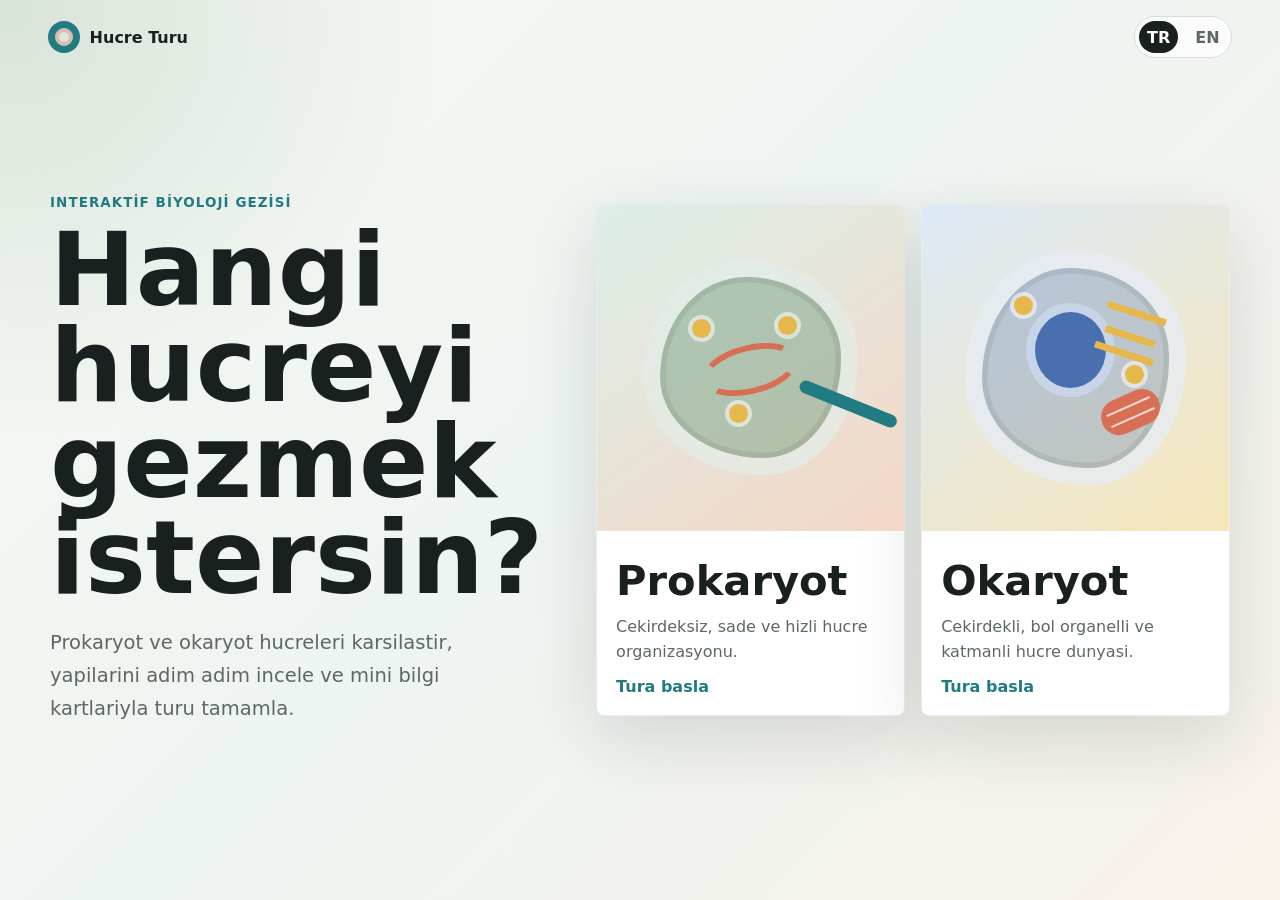
<file: index.html>
<!doctype html>
<html lang="tr">
  <head>
    <meta charset="utf-8" />
    <meta name="viewport" content="width=device-width, initial-scale=1" />
    <title>Hucre Turu</title>
    <link rel="stylesheet" href="assets/css/styles.css" />
  </head>
  <body data-page="home">
    <header class="topbar">
      <a class="brand" href="index.html" aria-label="Hucre Turu">
        <span class="brand-mark"></span>
        <span data-i18n="brand">Hucre Turu</span>
      </a>
      <nav class="language-switch" aria-label="Language">
        <button class="lang-button is-active" type="button" data-lang="tr">TR</button>
        <button class="lang-button" type="button" data-lang="en">EN</button>
      </nav>
    </header>

    <main class="home-shell">
      <section class="home-hero" aria-labelledby="home-title">
        <div class="hero-copy">
          <p class="eyebrow" data-i18n="home.eyebrow">Interaktif biyoloji gezisi</p>
          <h1 id="home-title" data-i18n="home.title">Hangi hucreyi gezmek istersin?</h1>
          <p class="lead" data-i18n="home.lead">
            Prokaryot ve okaryot hucreleri karsilastir, yapilarini adim adim incele ve mini bilgi kartlariyla turu tamamla.
          </p>
        </div>

        <div class="choice-grid" aria-label="Hucre turu secimi">
          <a class="choice-card pro-card" href="pages/prokaryote.html">
            <span class="choice-art pro-art" aria-hidden="true">
              <span class="cell-ring"></span>
              <span class="dna-thread"></span>
              <span class="ribosome r1"></span>
              <span class="ribosome r2"></span>
              <span class="ribosome r3"></span>
              <span class="tail"></span>
            </span>
            <span class="choice-content">
              <span class="choice-label" data-i18n="home.prokaryote.label">Prokaryot</span>
              <span class="choice-text" data-i18n="home.prokaryote.text">Cekirdeksiz, sade ve hizli hucre organizasyonu.</span>
              <span class="choice-action" data-i18n="home.start">Tura basla</span>
            </span>
          </a>

          <a class="choice-card eu-card" href="pages/eukaryote.html">
            <span class="choice-art eu-art" aria-hidden="true">
              <span class="cell-ring"></span>
              <span class="nucleus"></span>
              <span class="mito"></span>
              <span class="golgi"></span>
              <span class="vesicle v1"></span>
              <span class="vesicle v2"></span>
            </span>
            <span class="choice-content">
              <span class="choice-label" data-i18n="home.eukaryote.label">Okaryot</span>
              <span class="choice-text" data-i18n="home.eukaryote.text">Cekirdekli, bol organelli ve katmanli hucre dunyasi.</span>
              <span class="choice-action" data-i18n="home.start">Tura basla</span>
            </span>
          </a>
        </div>
      </section>
    </main>

    <script src="assets/js/i18n.js"></script>
    <script src="assets/js/app.js"></script>
  </body>
</html>
</file>
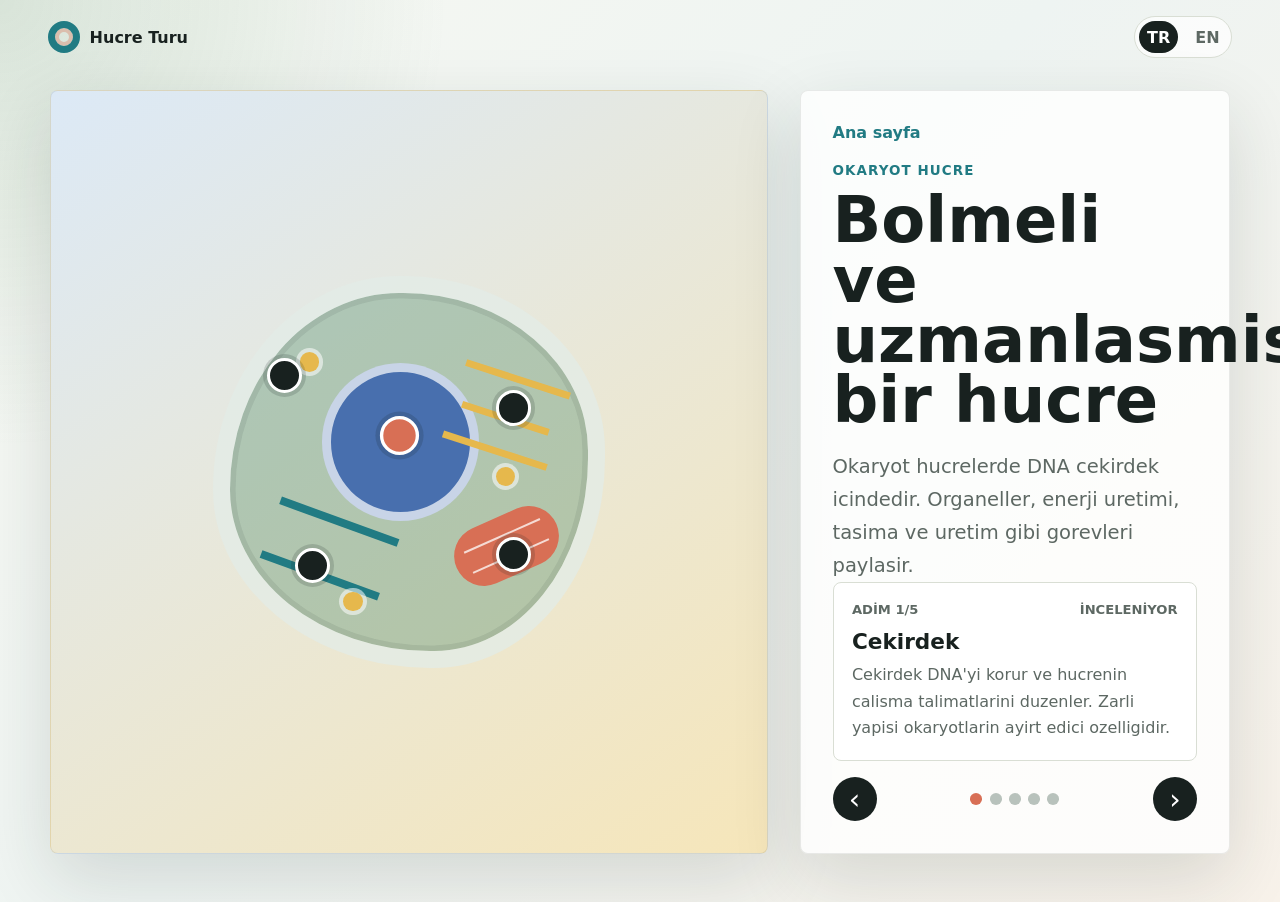
<file: pages/eukaryote.html>
<!doctype html>
<html lang="tr">
  <head>
    <meta charset="utf-8" />
    <meta name="viewport" content="width=device-width, initial-scale=1" />
    <title>Okaryot Turu</title>
    <link rel="stylesheet" href="../assets/css/styles.css" />
  </head>
  <body data-page="tour" data-tour="eukaryote">
    <header class="topbar">
      <a class="brand" href="../index.html" aria-label="Hucre Turu">
        <span class="brand-mark"></span>
        <span data-i18n="brand">Hucre Turu</span>
      </a>
      <nav class="language-switch" aria-label="Language">
        <button class="lang-button is-active" type="button" data-lang="tr">TR</button>
        <button class="lang-button" type="button" data-lang="en">EN</button>
      </nav>
    </header>

    <main class="tour-shell">
      <section class="tour-stage" aria-labelledby="tour-title">
        <div class="tour-board eu-board">
          <div class="diagram eu-diagram" aria-hidden="true">
            <button class="hotspot h-nucleus" type="button" data-step="0"></button>
            <button class="hotspot h-mito" type="button" data-step="1"></button>
            <button class="hotspot h-er" type="button" data-step="2"></button>
            <button class="hotspot h-golgi" type="button" data-step="3"></button>
            <button class="hotspot h-membrane" type="button" data-step="4"></button>
            <span class="cell-ring"></span>
            <span class="nucleus"></span>
            <span class="mito"></span>
            <span class="er"></span>
            <span class="golgi"></span>
            <span class="vesicle v1"></span>
            <span class="vesicle v2"></span>
            <span class="vesicle v3"></span>
          </div>
        </div>

        <aside class="tour-panel">
          <a class="back-link" href="../index.html" data-i18n="tour.back">Ana sayfa</a>
          <p class="eyebrow" data-tour-field="kind"></p>
          <h1 id="tour-title" data-tour-field="title"></h1>
          <p class="lead" data-tour-field="intro"></p>

          <div class="step-card" aria-live="polite">
            <div class="step-meta">
              <span id="step-count"></span>
              <span data-tour-field="activeLabel"></span>
            </div>
            <h2 id="step-title"></h2>
            <p id="step-body"></p>
          </div>

          <div class="step-controls">
            <button class="icon-button" type="button" id="prev-step" aria-label="Previous">&lsaquo;</button>
            <div class="dots" id="step-dots" aria-label="Tour steps"></div>
            <button class="icon-button" type="button" id="next-step" aria-label="Next">&rsaquo;</button>
          </div>
        </aside>
      </section>
    </main>

    <script src="../assets/js/i18n.js"></script>
    <script src="../assets/js/tours.js"></script>
    <script src="../assets/js/app.js"></script>
  </body>
</html>
</file>
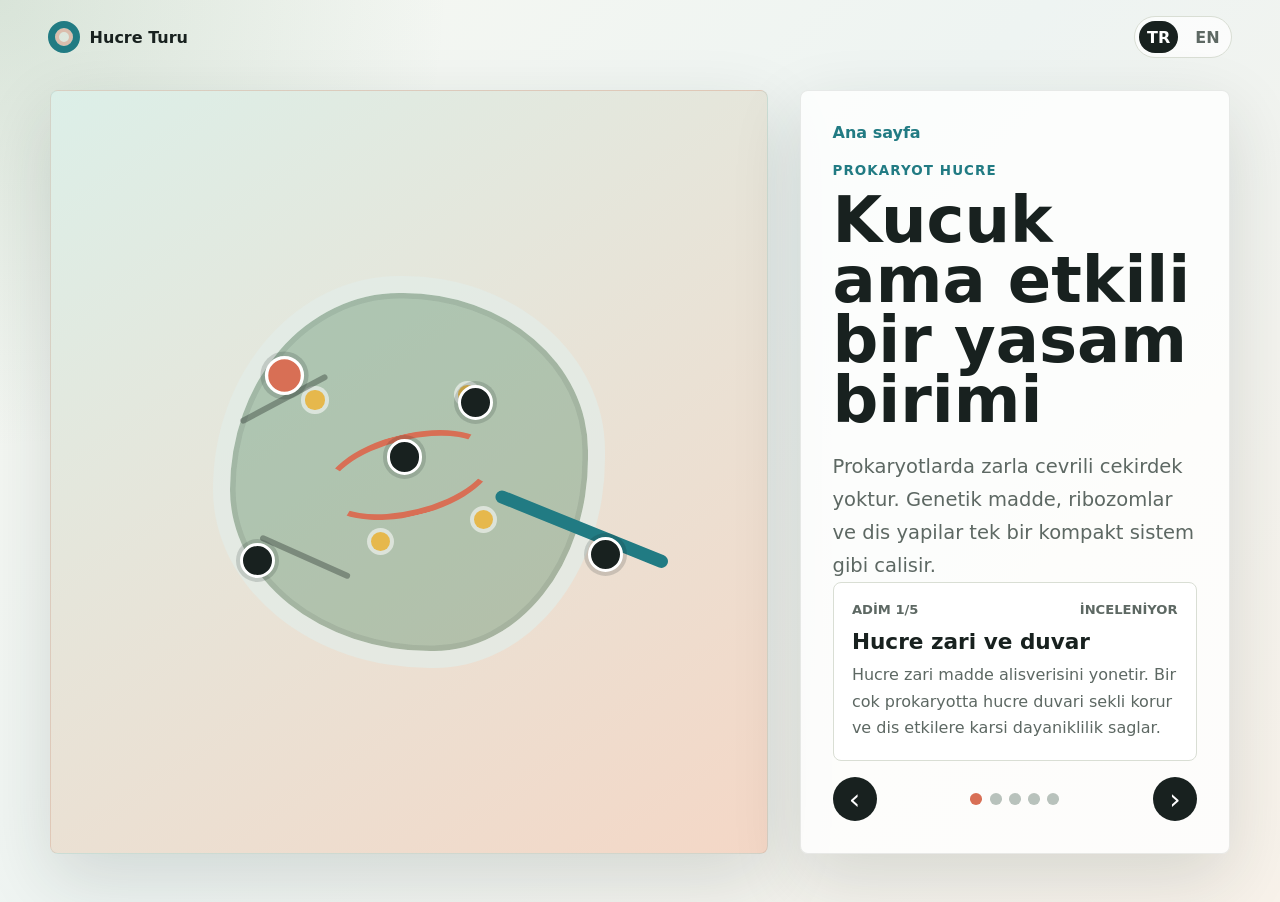
<file: pages/prokaryote.html>
<!doctype html>
<html lang="tr">
  <head>
    <meta charset="utf-8" />
    <meta name="viewport" content="width=device-width, initial-scale=1" />
    <title>Prokaryot Turu</title>
    <link rel="stylesheet" href="../assets/css/styles.css" />
  </head>
  <body data-page="tour" data-tour="prokaryote">
    <header class="topbar">
      <a class="brand" href="../index.html" aria-label="Hucre Turu">
        <span class="brand-mark"></span>
        <span data-i18n="brand">Hucre Turu</span>
      </a>
      <nav class="language-switch" aria-label="Language">
        <button class="lang-button is-active" type="button" data-lang="tr">TR</button>
        <button class="lang-button" type="button" data-lang="en">EN</button>
      </nav>
    </header>

    <main class="tour-shell">
      <section class="tour-stage" aria-labelledby="tour-title">
        <div class="tour-board pro-board">
          <div class="diagram pro-diagram" aria-hidden="true">
            <button class="hotspot h-membrane" type="button" data-step="0"></button>
            <button class="hotspot h-dna" type="button" data-step="1"></button>
            <button class="hotspot h-ribosome" type="button" data-step="2"></button>
            <button class="hotspot h-pilus" type="button" data-step="3"></button>
            <button class="hotspot h-flagellum" type="button" data-step="4"></button>
            <span class="cell-ring"></span>
            <span class="dna-thread"></span>
            <span class="ribosome r1"></span>
            <span class="ribosome r2"></span>
            <span class="ribosome r3"></span>
            <span class="ribosome r4"></span>
            <span class="pilus p1"></span>
            <span class="pilus p2"></span>
            <span class="tail"></span>
          </div>
        </div>

        <aside class="tour-panel">
          <a class="back-link" href="../index.html" data-i18n="tour.back">Ana sayfa</a>
          <p class="eyebrow" data-tour-field="kind"></p>
          <h1 id="tour-title" data-tour-field="title"></h1>
          <p class="lead" data-tour-field="intro"></p>

          <div class="step-card" aria-live="polite">
            <div class="step-meta">
              <span id="step-count"></span>
              <span data-tour-field="activeLabel"></span>
            </div>
            <h2 id="step-title"></h2>
            <p id="step-body"></p>
          </div>

          <div class="step-controls">
            <button class="icon-button" type="button" id="prev-step" aria-label="Previous">&lsaquo;</button>
            <div class="dots" id="step-dots" aria-label="Tour steps"></div>
            <button class="icon-button" type="button" id="next-step" aria-label="Next">&rsaquo;</button>
          </div>
        </aside>
      </section>
    </main>

    <script src="../assets/js/i18n.js"></script>
    <script src="../assets/js/tours.js"></script>
    <script src="../assets/js/app.js"></script>
  </body>
</html>
</file>
<file: assets/css/styles.css>
:root {
  --bg: #f6f7f2;
  --ink: #18211f;
  --muted: #5d6863;
  --line: #d9ded4;
  --panel: #ffffff;
  --green: #4f8a67;
  --teal: #217b83;
  --coral: #d86f55;
  --yellow: #e6b84c;
  --blue: #486fae;
  --shadow: 0 24px 70px rgba(29, 41, 37, 0.14);
}

* {
  box-sizing: border-box;
}

body {
  margin: 0;
  min-height: 100vh;
  color: var(--ink);
  background:
    radial-gradient(circle at top left, rgba(79, 138, 103, 0.18), transparent 28rem),
    linear-gradient(135deg, #f7f8f2 0%, #eef4f2 48%, #f8f2ea 100%);
  font-family: Inter, ui-sans-serif, system-ui, -apple-system, BlinkMacSystemFont, "Segoe UI", sans-serif;
}

a {
  color: inherit;
  text-decoration: none;
}

.topbar {
  display: flex;
  align-items: center;
  justify-content: space-between;
  gap: 1rem;
  padding: 1rem clamp(1rem, 4vw, 3rem);
}

.brand,
.language-switch {
  display: flex;
  align-items: center;
  gap: 0.6rem;
}

.brand {
  font-weight: 800;
}

.brand-mark {
  width: 2rem;
  height: 2rem;
  border: 0.45rem solid var(--teal);
  border-radius: 50%;
  box-shadow: inset 0 0 0 0.25rem rgba(216, 111, 85, 0.35);
}

.language-switch {
  padding: 0.25rem;
  border: 1px solid var(--line);
  border-radius: 999px;
  background: rgba(255, 255, 255, 0.72);
}

.lang-button,
.icon-button,
.dot,
.hotspot {
  border: 0;
  cursor: pointer;
  font: inherit;
}

.lang-button {
  min-width: 2.45rem;
  min-height: 2rem;
  border-radius: 999px;
  color: var(--muted);
  background: transparent;
  font-weight: 800;
}

.lang-button.is-active {
  color: #fff;
  background: var(--ink);
}

.home-shell,
.tour-shell {
  width: min(1180px, calc(100% - 2rem));
  margin: 0 auto;
}

.home-hero {
  display: grid;
  grid-template-columns: minmax(0, 0.95fr) minmax(20rem, 1.25fr);
  gap: clamp(1.5rem, 5vw, 4rem);
  align-items: center;
  min-height: calc(100vh - 5rem);
  padding: 1rem 0 4rem;
}

.eyebrow {
  margin: 0 0 0.75rem;
  color: var(--teal);
  font-size: 0.84rem;
  font-weight: 900;
  letter-spacing: 0.08em;
  text-transform: uppercase;
}

h1 {
  margin: 0;
  max-width: 12ch;
  font-size: clamp(2.7rem, 8vw, 6.4rem);
  line-height: 0.94;
}

.lead {
  max-width: 42rem;
  margin: 1.2rem 0 0;
  color: var(--muted);
  font-size: clamp(1rem, 2vw, 1.22rem);
  line-height: 1.7;
}

.choice-grid {
  display: grid;
  grid-template-columns: repeat(2, minmax(0, 1fr));
  gap: 1rem;
}

.choice-card {
  display: grid;
  min-height: 32rem;
  overflow: hidden;
  border: 1px solid rgba(24, 33, 31, 0.09);
  border-radius: 8px;
  background: var(--panel);
  box-shadow: var(--shadow);
  transition: transform 180ms ease, box-shadow 180ms ease;
}

.choice-card:hover {
  transform: translateY(-0.25rem);
  box-shadow: 0 28px 80px rgba(29, 41, 37, 0.2);
}

.choice-art {
  position: relative;
  display: block;
  min-height: 20rem;
  background: #dcefe8;
}

.pro-card .choice-art {
  background: linear-gradient(145deg, #dcefe8, #f4d7c6);
}

.eu-card .choice-art {
  background: linear-gradient(145deg, #dce9f6, #f6e6ba);
}

.choice-content {
  display: grid;
  align-content: end;
  gap: 0.65rem;
  padding: 1.2rem;
}

.choice-label {
  font-size: clamp(1.65rem, 4vw, 2.6rem);
  font-weight: 900;
}

.choice-text {
  min-height: 3.2rem;
  color: var(--muted);
  line-height: 1.55;
}

.choice-action {
  color: var(--teal);
  font-weight: 900;
}

.tour-stage {
  display: grid;
  grid-template-columns: minmax(20rem, 1.25fr) minmax(18rem, 0.75fr);
  gap: clamp(1rem, 3vw, 2rem);
  align-items: stretch;
  padding: 1rem 0 3rem;
  min-height: calc(100vh - 5rem);
}

.tour-board,
.tour-panel {
  border: 1px solid rgba(24, 33, 31, 0.09);
  border-radius: 8px;
  background: rgba(255, 255, 255, 0.78);
  box-shadow: var(--shadow);
}

.tour-board {
  display: grid;
  place-items: center;
  min-height: 37rem;
  overflow: hidden;
}

.pro-board {
  background: linear-gradient(145deg, #dcefe8, #f4d7c6);
}

.eu-board {
  background: linear-gradient(145deg, #dce9f6, #f6e6ba);
}

.tour-panel {
  display: flex;
  flex-direction: column;
  padding: clamp(1rem, 3vw, 2rem);
}

.tour-panel h1 {
  max-width: 10ch;
  font-size: clamp(2.1rem, 5vw, 4.4rem);
}

.back-link {
  width: fit-content;
  margin-bottom: 1.3rem;
  color: var(--teal);
  font-weight: 900;
}

.step-card {
  margin-top: auto;
  padding: 1.15rem;
  border: 1px solid var(--line);
  border-radius: 8px;
  background: #fff;
}

.step-meta {
  display: flex;
  justify-content: space-between;
  gap: 1rem;
  color: var(--muted);
  font-size: 0.82rem;
  font-weight: 800;
  text-transform: uppercase;
}

.step-card h2 {
  margin: 0.75rem 0 0.55rem;
  font-size: 1.35rem;
}

.step-card p {
  margin: 0;
  color: var(--muted);
  line-height: 1.65;
}

.step-controls {
  display: flex;
  align-items: center;
  justify-content: space-between;
  gap: 0.9rem;
  margin-top: 1rem;
}

.icon-button {
  display: grid;
  place-items: center;
  width: 2.75rem;
  height: 2.75rem;
  border-radius: 50%;
  color: #fff;
  background: var(--ink);
  font-size: 1.8rem;
  line-height: 1;
}

.dots {
  display: flex;
  flex-wrap: wrap;
  justify-content: center;
  gap: 0.45rem;
}

.dot {
  width: 0.72rem;
  height: 0.72rem;
  border-radius: 50%;
  background: #b8c2bc;
}

.dot.is-active {
  background: var(--coral);
}

.diagram {
  position: relative;
  width: min(78vw, 34rem);
  aspect-ratio: 1;
}

.cell-ring {
  position: absolute;
  inset: 14%;
  border: 1.1rem solid rgba(255, 255, 255, 0.65);
  border-radius: 48% 52% 44% 56% / 55% 45% 54% 46%;
  background: rgba(79, 138, 103, 0.36);
  box-shadow: inset 0 0 0 0.35rem rgba(24, 33, 31, 0.08);
}

.pro-art .cell-ring {
  inset: 17% 15%;
}

.eu-art .cell-ring {
  inset: 14%;
  background: rgba(72, 111, 174, 0.28);
}

.dna-thread {
  position: absolute;
  left: 34%;
  top: 43%;
  width: 32%;
  height: 15%;
  border: 0.38rem solid var(--coral);
  border-left-color: transparent;
  border-right-color: transparent;
  border-radius: 50%;
  transform: rotate(-14deg);
}

.ribosome,
.vesicle {
  position: absolute;
  width: 1.2rem;
  height: 1.2rem;
  border-radius: 50%;
  background: var(--yellow);
  box-shadow: 0 0 0 0.25rem rgba(255, 255, 255, 0.55);
}

.r1 { left: 31%; top: 35%; }
.r2 { left: 59%; top: 34%; }
.r3 { left: 43%; top: 61%; }
.r4 { left: 62%; top: 57%; }

.tail {
  position: absolute;
  left: 66%;
  top: 53%;
  width: 34%;
  height: 0.8rem;
  border-radius: 999px;
  background: var(--teal);
  transform: rotate(22deg);
  transform-origin: left center;
}

.pilus {
  position: absolute;
  width: 18%;
  height: 0.4rem;
  border-radius: 999px;
  background: rgba(24, 33, 31, 0.35);
}

.p1 { left: 18%; top: 36%; transform: rotate(-28deg); }
.p2 { left: 22%; top: 65%; transform: rotate(24deg); }

.nucleus {
  position: absolute;
  left: 34%;
  top: 30%;
  width: 29%;
  height: 29%;
  border: 0.6rem solid rgba(255, 255, 255, 0.7);
  border-radius: 50%;
  background: var(--blue);
}

.mito {
  position: absolute;
  left: 58%;
  top: 58%;
  width: 20%;
  height: 11%;
  border-radius: 999px;
  background: var(--coral);
  transform: rotate(-24deg);
}

.mito::after {
  content: "";
  position: absolute;
  inset: 30% 12%;
  border-top: 0.18rem solid rgba(255, 255, 255, 0.75);
  border-bottom: 0.18rem solid rgba(255, 255, 255, 0.75);
}

.er {
  position: absolute;
  left: 24%;
  top: 58%;
  width: 23%;
  height: 12%;
  border-top: 0.55rem solid var(--teal);
  border-bottom: 0.55rem solid var(--teal);
  transform: rotate(20deg);
}

.golgi {
  position: absolute;
  left: 58%;
  top: 32%;
  width: 20%;
  height: 15%;
  border-top: 0.45rem solid var(--yellow);
  border-bottom: 0.45rem solid var(--yellow);
  transform: rotate(18deg);
}

.golgi::after {
  content: "";
  position: absolute;
  left: 8%;
  right: 8%;
  top: 50%;
  border-top: 0.45rem solid var(--yellow);
}

.v1 { left: 30%; top: 28%; }
.v2 { left: 66%; top: 49%; }
.v3 { left: 38%; top: 72%; }

.hotspot {
  position: absolute;
  z-index: 5;
  width: 2.2rem;
  height: 2.2rem;
  border: 0.22rem solid #fff;
  border-radius: 50%;
  background: var(--ink);
  box-shadow: 0 0 0 0.25rem rgba(24, 33, 31, 0.16);
}

.hotspot.is-active {
  background: var(--coral);
  transform: scale(1.12);
}

.h-membrane { left: 24%; top: 29%; }
.h-dna { left: 46%; top: 44%; }
.h-ribosome { left: 59%; top: 34%; }
.h-pilus { left: 19%; top: 63%; }
.h-flagellum { left: 83%; top: 62%; }
.h-nucleus { left: 45%; top: 40%; }
.h-mito { left: 66%; top: 62%; }
.h-er { left: 29%; top: 64%; }
.h-golgi { left: 66%; top: 35%; }

@media (max-width: 900px) {
  .home-hero,
  .tour-stage,
  .choice-grid {
    grid-template-columns: 1fr;
  }

  .home-hero,
  .tour-stage {
    min-height: 0;
  }

  h1,
  .tour-panel h1 {
    max-width: 11ch;
  }

  .choice-card {
    min-height: 24rem;
  }

  .choice-art {
    min-height: 15rem;
  }

  .tour-board {
    min-height: 26rem;
  }
}

@media (max-width: 520px) {
  .topbar {
    padding-inline: 0.75rem;
  }

  .home-shell,
  .tour-shell {
    width: min(100% - 1rem, 1180px);
  }

  .tour-panel {
    padding: 1rem;
  }

  .step-controls {
    gap: 0.5rem;
  }
}
</file>
